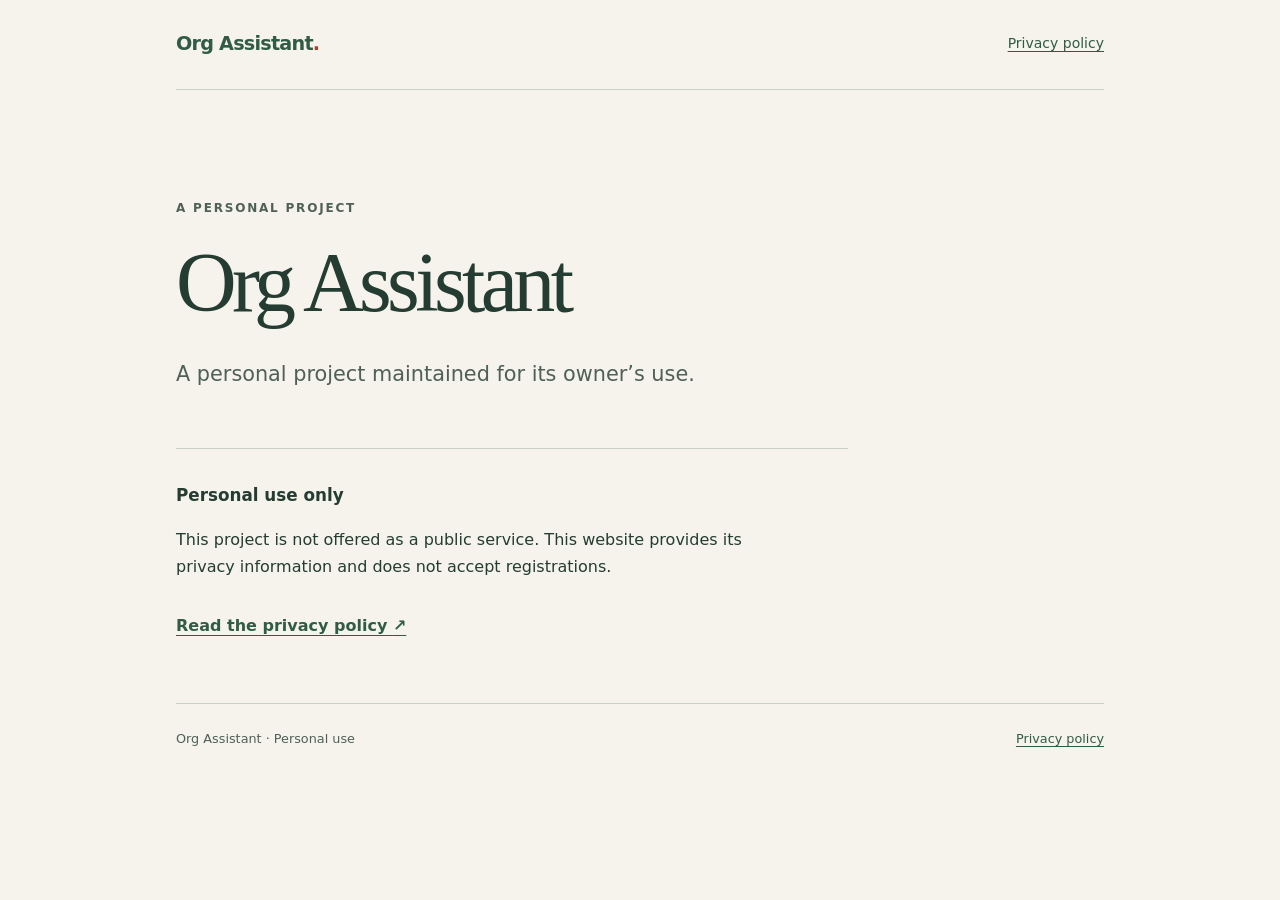
<file: index.html>
<!doctype html>
<html lang="en">
<head>
  <meta charset="utf-8">
  <meta name="viewport" content="width=device-width, initial-scale=1">
  <meta name="description" content="Org Assistant is a personal project maintained for its owner's use.">
  <title>Org Assistant — a personal project</title>
  <link rel="stylesheet" href="style.css">
</head>
<body>
  <a class="skip" href="#main">Skip to content</a>
  <header class="site-header">
    <a class="wordmark" href="./" aria-current="page">Org Assistant<span aria-hidden="true">.</span></a>
    <nav aria-label="Main navigation"><a href="privacy.html">Privacy policy</a></nav>
  </header>
  <main id="main">
    <p class="eyebrow">A personal project</p>
    <h1>Org Assistant</h1>
    <p class="intro">A personal project maintained for its owner’s use.</p>
    <section class="details" aria-labelledby="about">
      <h2 id="about">Personal use only</h2>
      <p>This project is not offered as a public service. This website provides
        its privacy information and does not accept registrations.</p>
      <a class="text-link" href="privacy.html">Read the privacy policy <span aria-hidden="true">↗</span></a>
    </section>
  </main>
  <footer>
    <p>Org Assistant · Personal use</p>
    <a href="privacy.html">Privacy policy</a>
  </footer>
</body>
</html>
</file>
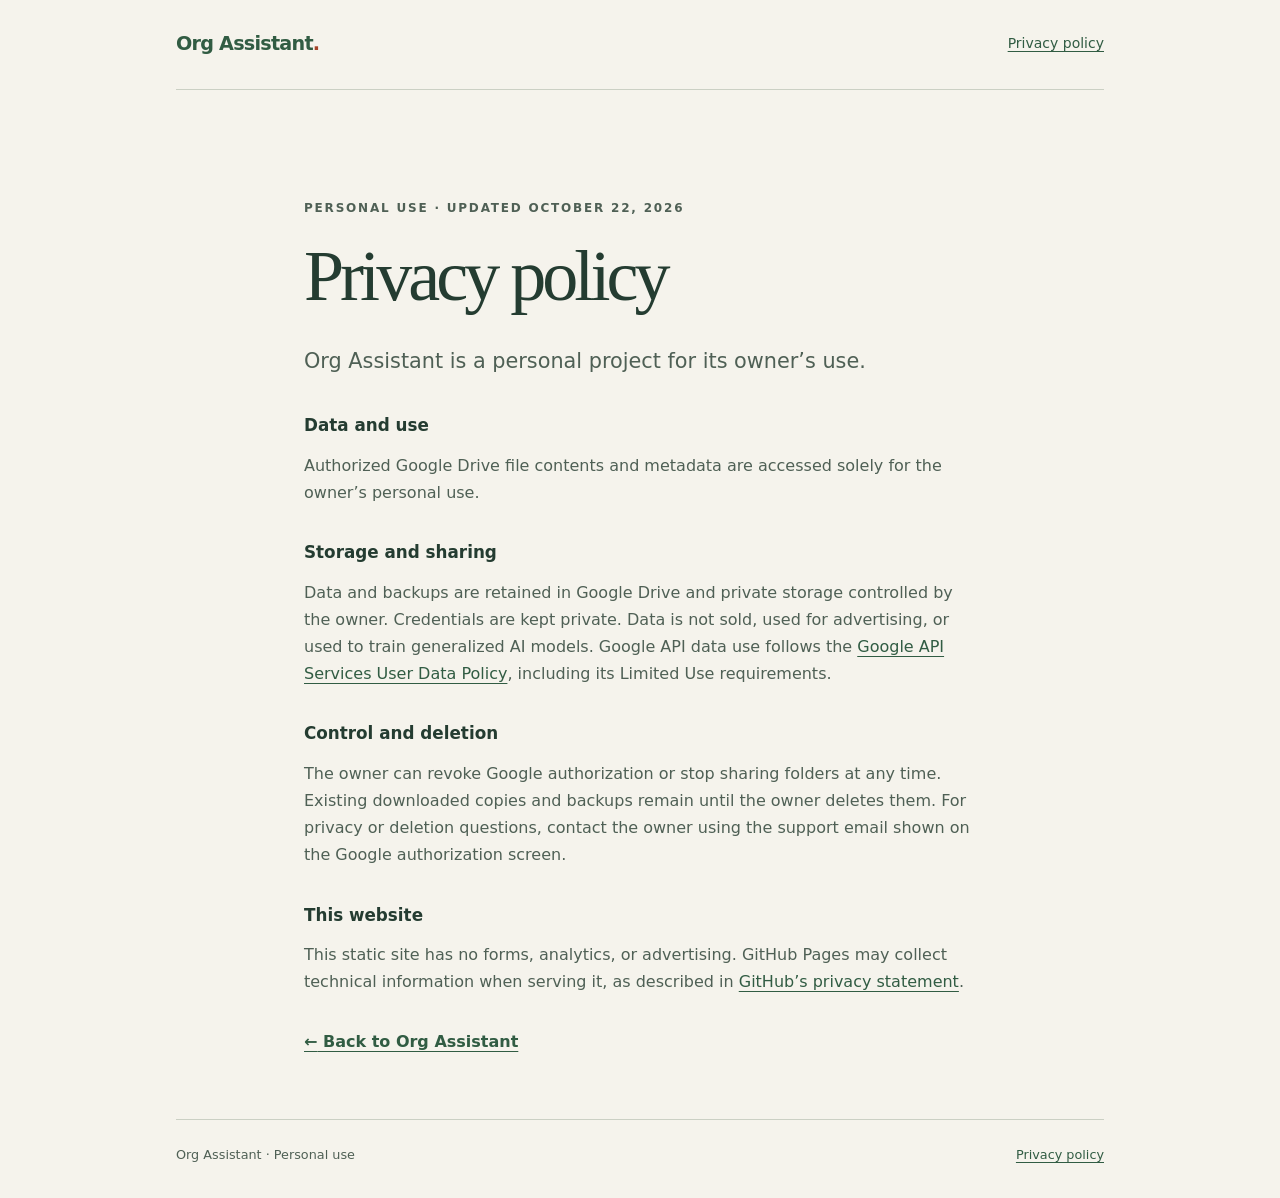
<file: privacy.html>
<!doctype html>
<html lang="en">
<head>
  <meta charset="utf-8">
  <meta name="viewport" content="width=device-width, initial-scale=1">
  <meta name="description" content="Privacy policy for Org Assistant, a personal project.">
  <title>Privacy policy — Org Assistant</title>
  <link rel="stylesheet" href="style.css">
</head>
<body>
  <a class="skip" href="#main">Skip to content</a>
  <header class="site-header">
    <a class="wordmark" href="./">Org Assistant<span aria-hidden="true">.</span></a>
    <nav aria-label="Main navigation"><a href="privacy.html" aria-current="page">Privacy policy</a></nav>
  </header>
  <main id="main" class="policy">
    <p class="eyebrow">Personal use · Updated October 22, 2026</p>
    <h1>Privacy policy</h1>
    <p class="intro">Org Assistant is a personal project for its owner’s use.</p>
    <section aria-labelledby="data">
      <h2 id="data">Data and use</h2>
      <p>Authorized Google Drive file contents and metadata are accessed solely
        for the owner’s personal use.</p>
    </section>
    <section aria-labelledby="storage">
      <h2 id="storage">Storage and sharing</h2>
      <p>Data and backups are retained in Google Drive and private storage
        controlled by the owner. Credentials are kept private. Data is not sold,
        used for advertising, or used to train generalized AI models.
        Google API data use follows the
        <a href="https://developers.google.com/terms/api-services-user-data-policy">Google API Services User Data Policy</a>,
        including its Limited Use requirements.</p>
    </section>
    <section aria-labelledby="control">
      <h2 id="control">Control and deletion</h2>
      <p>The owner can revoke Google authorization or stop sharing folders at any
        time. Existing downloaded copies and backups remain until the owner
        deletes them. For privacy or deletion questions, contact the owner using
        the support email shown on the Google authorization screen.</p>
    </section>
    <section aria-labelledby="website">
      <h2 id="website">This website</h2>
      <p>This static site has no forms, analytics, or advertising. GitHub Pages
        may collect technical information when serving it, as described in
        <a href="https://docs.github.com/en/site-policy/privacy-policies/github-general-privacy-statement">GitHub’s privacy statement</a>.</p>
    </section>
    <a class="text-link" href="./"><span aria-hidden="true">←</span> Back to Org Assistant</a>
  </main>
  <footer>
    <p>Org Assistant · Personal use</p>
    <a href="privacy.html" aria-current="page">Privacy policy</a>
  </footer>
</body>
</html>
</file>
<file: style.css>
:root {
  color-scheme: light;
  --paper: #f5f3ec;
  --ink: #243c31;
  --muted: #4f6055;
  --line: #cbd0c4;
  --accent: #315c43;
}
* { box-sizing: border-box; }
body {
  margin: 0;
  background: var(--paper);
  color: var(--ink);
  font-family: system-ui, -apple-system, BlinkMacSystemFont, "Segoe UI", sans-serif;
  font-size: 1rem;
  line-height: 1.7;
}
a { color: var(--accent); text-underline-offset: .22em; }
a:hover { text-decoration-thickness: 2px; }
a:focus-visible { outline: 3px solid var(--accent); outline-offset: 5px; }
.skip { position: absolute; top: -6rem; left: 1rem; background: white; padding: .5rem; }
.skip:focus { top: 1rem; }
.site-header, main, footer { width: min(100% - 3rem, 58rem); margin-inline: auto; }
.site-header {
  padding-block: 1.75rem;
  display: flex;
  align-items: center;
  justify-content: space-between;
  gap: 1rem;
  border-bottom: 1px solid var(--line);
}
.wordmark { font-weight: 700; letter-spacing: -.04em; font-size: 1.2rem; text-decoration: none; }
.wordmark span { color: #a44328; }
nav { font-size: .875rem; }
main { padding-block: clamp(3.5rem, 8vw, 6rem) 4rem; }
.eyebrow { text-transform: uppercase; font-size: .75rem; letter-spacing: .15em; font-weight: 650; color: var(--muted); }
h1 {
  font-family: Georgia, "Times New Roman", serif;
  font-size: clamp(2.75rem, 7vw, 5.25rem);
  font-weight: 400;
  line-height: 1.08;
  letter-spacing: -.055em;
  margin: 1.25rem 0 1.75rem;
}
.intro { max-width: 39rem; font-size: clamp(1.1rem, 2.5vw, 1.3rem); color: var(--muted); }
h2 { font-size: 1.05rem; font-weight: 650; margin: 0 0 .75rem; }
.details { margin-top: 3.5rem; padding-top: 2rem; border-top: 1px solid var(--line); max-width: 42rem; }
.details p { max-width: 39rem; }
.text-link { display: inline-block; margin-top: 1rem; font-weight: 600; }
.note { display: flex; align-items: baseline; gap: 1rem; max-width: 42rem; padding: 1.25rem; margin-top: 3rem; background: #e8ece1; }
.note p { margin: 0; font-size: .875rem; color: var(--muted); }
.note-mark { flex-shrink: 0; font-family: Georgia, serif; font-style: italic; font-weight: bold; }
.policy { max-width: 42rem; }
.policy h1 { font-size: clamp(2.75rem, 7vw, 4.5rem); }
.policy section { margin-top: 2rem; }
.policy section p { margin-top: 0; color: var(--muted); }
footer { padding-block: 1.5rem 2rem; border-top: 1px solid var(--line); display: flex; justify-content: space-between; flex-wrap: wrap; gap: .75rem; font-size: .8rem; color: var(--muted); }
footer p { margin: 0; }
@media (max-width: 420px) {
  .site-header, main, footer { width: calc(100% - 2rem); }
  .site-header { align-items: baseline; }
  nav { font-size: .8rem; }
}
</file>
